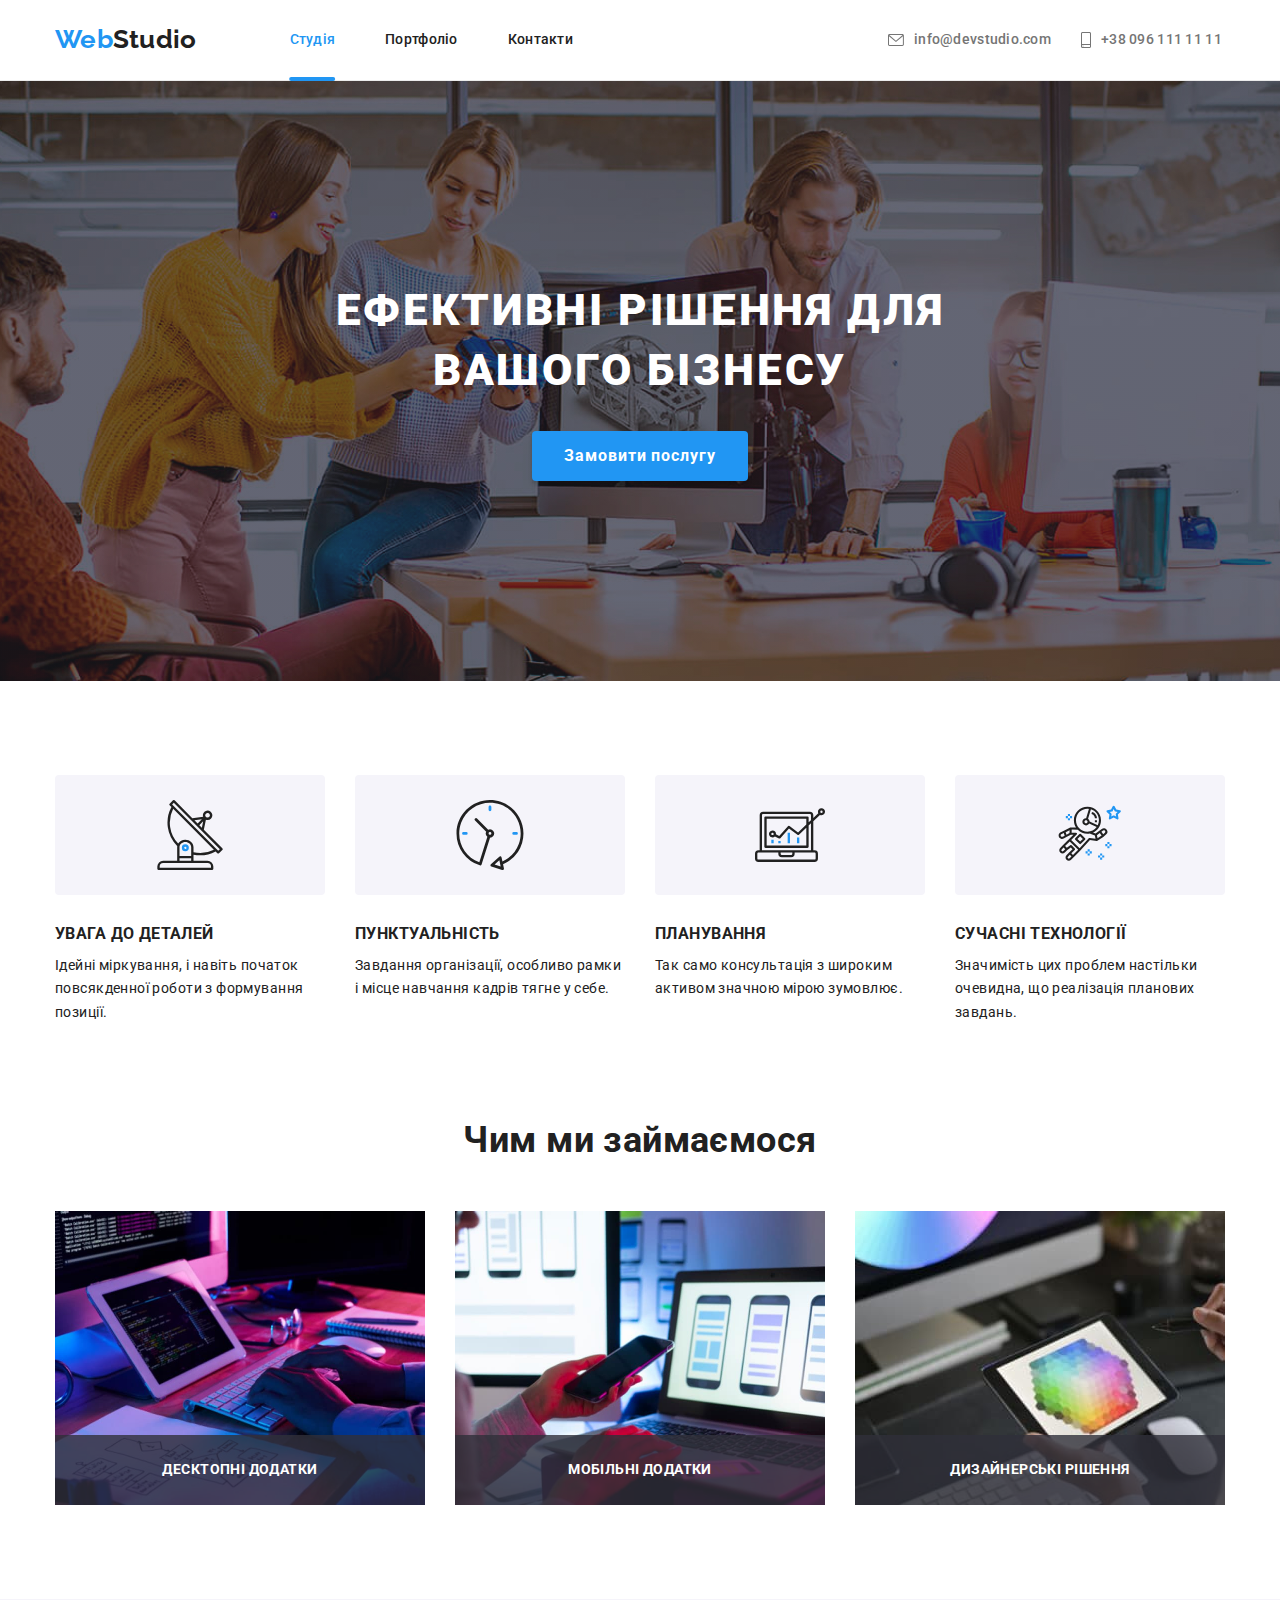
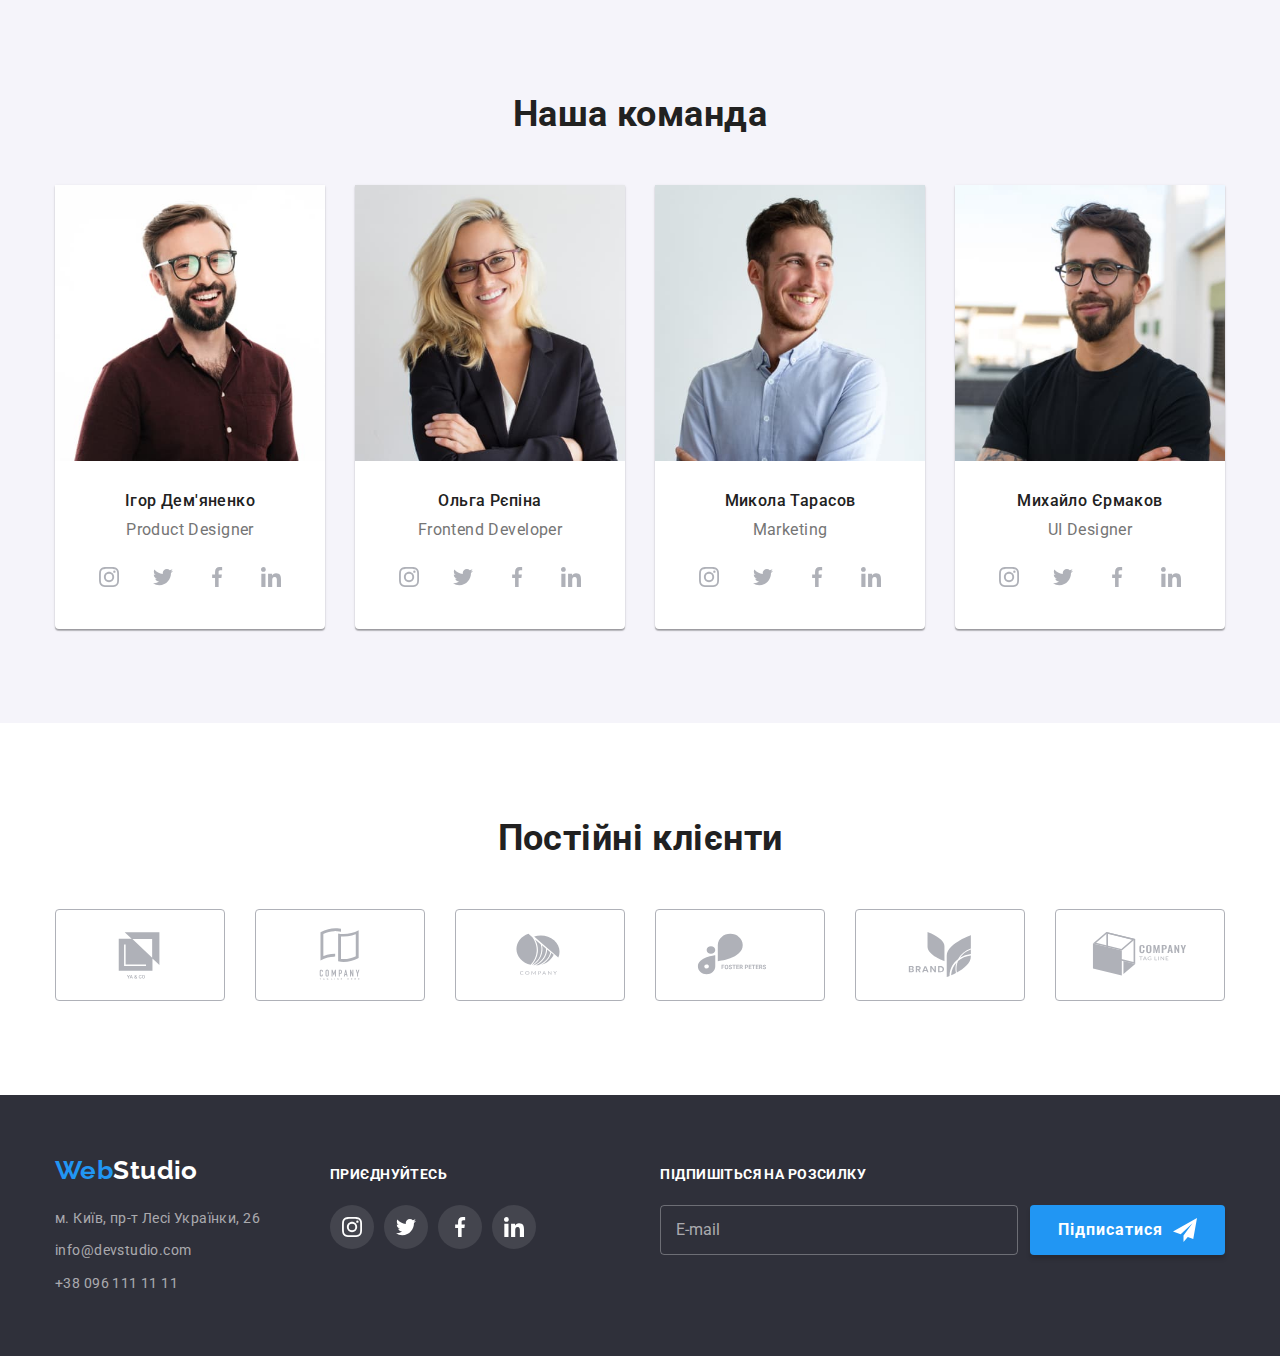
<file: index.html>
<!DOCTYPE html>
<html lang="uk">
  <head>
    <meta charset="UTF-8" />
    <meta http-equiv="X-UA-Compatible" content="IE=edge" />
    <meta name="viewport" content="width=device-width, initial-scale=1.0" />
    <title>WebStudio</title>
    <link
      href="https://fonts.googleapis.com/css2?family=Raleway:wght@700&family=Roboto:wght@400;500;700;900&display=swap"
      rel="stylesheet"
    />
    <link
      rel="stylesheet"
      href="https://cdnjs.cloudflare.com/ajax/libs/modern-normalize/1.1.0/modern-normalize.min.css"
    />
    <link rel="stylesheet" href="./css/main.min.css" />
  </head>
  <body>
    <header class="header">
      <nav class="main-nav container">
        <a href="./index.html" class="header__logo link"
          >Web<span class="header__logo-span">Studio</span></a
        >
        <button
          class="menu-btn js-open-menu"
          type="button"
          aria-expanded="false"
          aria-controls="menu-container"
        >
          <svg class="menu-icons" aria-label="mobile menu switch">
            <use class="icon-menu" href="./images/icons.svg#icon-menu"></use>
          </svg>
        </button>
        <div class="menu-container js-menu-container" id="menu-container">
          <button
            class="menu-btn js-close-menu"
            type="button"
            aria-expanded="false"
            aria-controls="menu-container"
          >
            <svg class="menu-icons" aria-label="mobile menu switch">
              <use
                class="icon-cross"
                href="./images/icons.svg#icon-cross"
              ></use>
            </svg>
          </button>
          <ul class="main-nav__list lists">
            <li class="main-nav__item">
              <a href="./index.html" class="main-nav__link link current"
                >Студія</a
              >
            </li>
            <li class="main-nav__item">
              <a href="./portfolio.html" class="main-nav__link link"
                >Портфоліо</a
              >
            </li>
            <li class="main-nav__item">
              <a href="" class="main-nav__link link">Контакти</a>
            </li>
          </ul>
          <ul class="header__auth-list lists">
            <li class="header__auth-item">
              <a href="mailto:info@devstudio.com" class="header__link link">
                <svg class="header__icon header__mail-icon">
                  <use href="./images/icons.svg#icon-mail-icon"></use>
                </svg>
                info@devstudio.com</a
              >
            </li>
            <li class="header__auth-item">
              <a href="tel:+380961111111" class="header__link link"
                ><svg class="header__icon header__phone-icon">
                  <use href="./images/icons.svg#icon-phone-icon"></use>
                </svg>
                +38 096 111 11 11</a
              >
            </li>
          </ul>
          <ul class="menu__socials lists">
            <li class="menu__socials-item">
              <a class="menu__socials-link link" href="">Instagram</a>
            </li>
            <li class="menu__socials-item">
              <a class="menu__socials-link link" href="">Twitter</a>
            </li>
            <li class="menu__socials-item">
              <a class="menu__socials-link link" href="">Facebook</a>
            </li>
            <li class="menu__socials-item">
              <a class="menu__socials-link link" href="">LinkedIn</a>
            </li>
          </ul>
        </div>
      </nav>
    </header>
    <main>
      <section class="hero">
        <h1 class="hero__title">Ефективні рішення для вашого бізнесу</h1>
        <button type="button" class="hero__btn" data-modal-open>
          Замовити послугу
        </button>
      </section>
      <section class="features section">
        <div class="container">
          <h2 class="visually-hidden">Особливості</h2>
          <ul class="feature__list lists">
            <li class="feature__item">
              <div class="feature__icon-box">
                <svg class="feature__icon">
                  <use href="./images/icons.svg#icon-feature-icon-1"></use>
                </svg>
              </div>
              <h3 class="feature__title">Увага до деталей</h3>
              <p class="feature__desc">
                Ідейні міркування, і навіть початок повсякденної роботи з
                формування позиції.
              </p>
            </li>
            <li class="feature__item">
              <div class="feature__icon-box">
                <svg class="feature__icon">
                  <use href="./images/icons.svg#icon-feature-icon-2"></use>
                </svg>
              </div>
              <h3 class="feature__title">Пунктуальність</h3>
              <p class="feature__desc">
                Завдання організації, особливо рамки і місце навчання кадрів
                тягне у себе.
              </p>
            </li>
            <li class="feature__item">
              <div class="feature__icon-box">
                <svg class="feature__icon">
                  <use href="./images/icons.svg#icon-feature-icon-3"></use>
                </svg>
              </div>
              <h3 class="feature__title">Планування</h3>
              <p class="feature__desc">
                Так само консультація з широким активом значною мірою зумовлює.
              </p>
            </li>
            <li class="feature__item">
              <div class="feature__icon-box">
                <svg class="feature__icon">
                  <use href="./images/icons.svg#icon-feature-icon-4"></use>
                </svg>
              </div>
              <h3 class="feature__title">Сучасні технології</h3>
              <p class="feature__desc">
                Значимість цих проблем настільки очевидна, що реалізація
                планових завдань.
              </p>
            </li>
          </ul>
        </div>
      </section>
      <section class="about section">
        <div class="container">
          <h2 class="about__title">Чим ми займаємося</h2>
          <ul class="about__list lists">
            <li class="about__item">
              <img
                srcset="./images/img-1-2x.jpg 2x"
                src="./images/img-1-1x.jpg"
                alt="Робочий процес"
                width="370"
              />
              <p>Десктопні додатки</p>
            </li>
            <li class="about__item">
              <img
                srcset="./images/img-2-2x.jpg 2x"
                src="./images/img-2-1x.jpg"
                alt="Адаптивна верстка"
                width="370"
              />
              <p>Мобільні додатки</p>
            </li>
            <li class="about__item">
              <img
                srcset="./images/img-3-2x.jpg 2x"
                src="./images/img-3-1x.jpg"
                alt="Схема кольорів"
                width="370"
              />
              <p>Дизайнерські рішення</p>
            </li>
          </ul>
        </div>
      </section>
      <section class="team section">
        <div class="container">
          <h2 class="team__title">Наша команда</h2>
          <ul class="team__list lists">
            <li class="team__worker">
              <picture>
                <source
                  srcset="
                    ./images/team/man1-desk-1x.jpg 1x,
                    ./images/team/man1-desk-2x.jpg 2x
                  "
                  media="(min-width: 1200px)"
                />
              <picture>
                <source
                  srcset="
                    ./images/team/man1-tab-1x.jpg 1x,
                    ./images/team/man1-tab-2x.jpg 2x
                  "
                  media="(min-width: 768px)"
                />
              <picture>
                <source
                  srcset="
                    ./images/team/man1-mb-1x.jpg 1x,
                    ./images/team/man1-mb-2x.jpg 2x
                  "
                  media="(max-width: 767px)"
                />
                <img src="./images/team/man1-mb-1x.jpg" alt="Ігор Дем'яненко"/>
              </picture>
              <div class="worker__info">
                <h3 class="worker__name">Ігор Дем'яненко</h3>
                <p class="worker__position">Product Designer</p>
                <ul class="social__list lists">
                  <li class="social__item">
                    <a href="" class="worker__social__link social__link"
                      ><svg class="social__icon">
                        <use href="./images/icons.svg#icon-inst-icon"></use>
                      </svg>
                    </a>
                  </li>
                  <li class="social__item">
                    <a href="" class="worker__social__link social__link"
                      ><svg class="social__icon">
                        <use href="./images/icons.svg#icon-twitter-icon"></use>
                      </svg>
                    </a>
                  </li>
                  <li class="social__item">
                    <a href="" class="worker__social__link social__link"
                      ><svg class="social__icon">
                        <use href="./images/icons.svg#icon-facebook-icon"></use>
                      </svg>
                    </a>
                  </li>
                  <li class="social__item">
                    <a href="" class="worker__social__link social__link"
                      ><svg class="social__icon">
                        <use href="./images/icons.svg#icon-linkedin-icon"></use>
                      </svg>
                    </a>
                  </li>
                </ul>
              </div>
            </li>
            <li class="team__worker">
              <picture>
                <source
                  srcset="
                    ./images/team/man2-desk-1x.jpg 1x,
                    ./images/team/man2-desk-2x.jpg 2x
                  "
                  media="(min-width: 1200px)"
                />
              <picture>
                <source
                  srcset="
                    ./images/team/man2-tab-1x.jpg 1x,
                    ./images/team/man2-tab-2x.jpg 2x
                  "
                  media="(min-width: 768px)"
                />
              <picture>
                <source
                  srcset="
                    ./images/team/man2-mb-1x.jpg 1x,
                    ./images/team/man2-mb-2x.jpg 2x
                  "
                  media="(max-width: 767px)"
                />
                <img src="./images/team/man2-mb-1x.jpg" alt="Ольга Рєпіна" />
              </picture>

              <div class="worker__info">
                <h3 class="worker__name">Ольга Рєпіна</h3>
                <p class="worker__position">Frontend Developer</p>
                <ul class="social__list lists">
                  <li class="social__item">
                    <a href="" class="worker__social__link social__link"
                      ><svg class="social__icon">
                        <use href="./images/icons.svg#icon-inst-icon"></use>
                      </svg>
                    </a>
                  </li>
                  <li class="social__item">
                    <a href="" class="worker__social__link social__link"
                      ><svg class="social__icon">
                        <use href="./images/icons.svg#icon-twitter-icon"></use>
                      </svg>
                    </a>
                  </li>
                  <li class="social__item">
                    <a href="" class="worker__social__link social__link"
                      ><svg class="social__icon">
                        <use href="./images/icons.svg#icon-facebook-icon"></use>
                      </svg>
                    </a>
                  </li>
                  <li class="social__item">
                    <a href="" class="worker__social__link social__link"
                      ><svg class="social__icon">
                        <use href="./images/icons.svg#icon-linkedin-icon"></use>
                      </svg>
                    </a>
                  </li>
                </ul>
              </div>
            </li>
            <li class="team__worker">
              <picture>
                <source
                  srcset="
                    ./images/team/man3-desk-1x.jpg 1x,
                    ./images/team/man3-desk-2x.jpg 2x
                  "
                  media="(min-width: 1200px)"
                />
              <picture>
                <source
                  srcset="
                    ./images/team/man3-tab-1x.jpg 1x,
                    ./images/team/man3-tab-2x.jpg 2x
                  "
                  media="(min-width: 768px)"
                />
              <picture>
                <source
                  srcset="
                    ./images/team/man3-mb-1x.jpg 1x,
                    ./images/team/man3-mb-2x.jpg 2x
                  "
                  media="(max-width: 767px)"
                />
                <img src="./images/team/man3-mb-1x.jpg" alt="Микола Тарасов"/>
              </picture>
            
              <div class="worker__info">
                <h3 class="worker__name">Микола Тарасов</h3>
                <p class="worker__position">Marketing</p>
                <ul class="social__list lists">
                  <li class="social__item">
                    <a href="" class="worker__social__link social__link"
                      ><svg class="social__icon">
                        <use href="./images/icons.svg#icon-inst-icon"></use>
                      </svg>
                    </a>
                  </li>
                  <li class="social__item">
                    <a href="" class="worker__social__link social__link"
                      ><svg class="social__icon">
                        <use href="./images/icons.svg#icon-twitter-icon"></use>
                      </svg>
                    </a>
                  </li>
                  <li class="social__item">
                    <a href="" class="worker__social__link social__link"
                      ><svg class="social__icon">
                        <use href="./images/icons.svg#icon-facebook-icon"></use>
                      </svg>
                    </a>
                  </li>
                  <li class="social__item">
                    <a href="" class="worker__social__link social__link"
                      ><svg class="social__icon">
                        <use href="./images/icons.svg#icon-linkedin-icon"></use>
                      </svg>
                    </a>
                  </li>
                </ul>
              </div>
            </li>
            <li class="team__worker">
              <picture>
                <source
                  srcset="
                    ./images/team/man4-desk-1x.jpg 1x,
                    ./images/team/man4-desk-2x.jpg 2x
                  "
                  media="(min-width: 1200px)"
                />
              <picture>
                <source
                  srcset="
                    ./images/team/man4-tab-1x.jpg 1x,
                    ./images/team/man4-tab-2x.jpg 2x
                  "
                  media="(min-width: 768px)"
                />
              <picture>
                <source
                  srcset="
                    ./images/team/man4-mb-1x.jpg 1x,
                    ./images/team/man4-mb-2x.jpg 2x
                  "
                  media="(max-width: 767px)"
                />
                <img src="./images/team/man4-mb-1x.jpg" alt="Михайло Єрмаков"/>
              </picture>

              <div class="worker__info">
                <h3 class="worker__name">Михайло Єрмаков</h3>
                <p class="worker__position">UI Designer</p>
                <ul class="social__list lists">
                  <li class="social__item">
                    <a href="" class="worker__social__link social__link"
                      ><svg class="social__icon">
                        <use href="./images/icons.svg#icon-inst-icon"></use>
                      </svg>
                    </a>
                  </li>
                  <li class="social__item">
                    <a href="" class="worker__social__link social__link"
                      ><svg class="social__icon">
                        <use href="./images/icons.svg#icon-twitter-icon"></use>
                      </svg>
                    </a>
                  </li>
                  <li class="social__item">
                    <a href="" class="worker__social__link social__link"
                      ><svg class="social__icon">
                        <use href="./images/icons.svg#icon-facebook-icon"></use>
                      </svg>
                    </a>
                  </li>
                  <li class="social__item">
                    <a href="" class="worker__social__link social__link"
                      ><svg class="social__icon">
                        <use href="./images/icons.svg#icon-linkedin-icon"></use>
                      </svg>
                    </a>
                  </li>
                </ul>
              </div>
            </li>
          </ul>
        </div>
      </section>
      <section class="clients section">
        <div class="container">
          <h2 class="clients__title">Постійні клієнти</h2>
          <ul class="clients__list lists">
            <li class="clients__item">
              <a href="" class="client__link">
                <svg class="client__icon">
                  <use href="./images/icons.svg#icon-client-logo-1"></use>
                </svg>
              </a>
            </li>
            <li class="clients__item">
              <a href="" class="client__link">
                <svg class="client__icon">
                  <use href="./images/icons.svg#icon-client-logo-2"></use>
                </svg>
              </a>
            </li>
            <li class="clients__item">
              <a href="" class="client__link">
                <svg class="client__icon">
                  <use href="./images/icons.svg#icon-client-logo-3"></use>
                </svg>
              </a>
            </li>
            <li class="clients__item">
              <a href="" class="client__link">
                <svg class="client__icon">
                  <use href="./images/icons.svg#icon-client-logo-4"></use>
                </svg>
              </a>
            </li>
            <li class="clients__item">
              <a href="" class="client__link">
                <svg class="client__icon">
                  <use href="./images/icons.svg#icon-client-logo-5"></use>
                </svg>
              </a>
            </li>
            <li class="clients__item">
              <a href="" class="client__link">
                <svg class="client__icon">
                  <use href="./images/icons.svg#icon-client-logo-6"></use>
                </svg>
              </a>
            </li>
          </ul>
        </div>
      </section>
    </main>
    <footer class="footer">
      <div class="footer__wrap container">
        <div class="footer__address-wrap">
          <a href="./index.html" class="footer__logo link"
            >Web<span class="footer__logo-span">Studio</span></a
          >
          <address class="footer__address">
            <ul class="address__list lists">
              <li class="address__item">
                <a
                  href="https://www.google.com.ua/maps/place/%D0%B1%D1%83%D0%BB.+%D0%9B%D0%B5%D1%81%D0%B8+%D0%A3%D0%BA%D1%80%D0%B0%D0%B8%D0%BD%D0%BA%D0%B8,+26,+%D0%9A%D0%B8%D0%B5%D0%B2,+02000/@50.4265807,30.5383858,17z/data=!3m1!4b1!4m5!3m4!1s0x40d4cf0e033ecbe9:0x57a4dffefec77da0!8m2!3d50.4265807!4d30.5383858?hl=ru"
                  target="_blank"
                  rel="noopener noreferrer"
                  class="address__link link"
                  >м. Київ, пр-т Лесі Українки, 26</a
                >
              </li>
              <li class="address__item">
                <a href="mailto:info@devstudio.com" class="address__link link"
                  >info@devstudio.com</a
                >
              </li>
              <li class="address__item">
                <a href="tel:+380961111111" class="address__link link"
                  >+38 096 111 11 11</a
                >
              </li>
            </ul>
          </address>
        </div>
        <div class="footer__socials">
          <b class="social__title">приєднуйтесь</b>
          <ul class="social__list lists">
            <li class="social__item">
              <a href="" class="footer__social__link">
                <svg class="social__icon">
                  <use href="./images/icons.svg#icon-inst-icon"></use>
                </svg>
              </a>
            </li>
            <li class="social__item">
              <a href="" class="footer__social__link">
                <svg class="social__icon">
                  <use href="./images/icons.svg#icon-twitter-icon"></use>
                </svg>
              </a>
            </li>
            <li class="social__item">
              <a href="" class="footer__social__link">
                <svg class="social__icon">
                  <use href="./images/icons.svg#icon-facebook-icon"></use>
                </svg>
              </a>
            </li>
            <li class="social__item">
              <a href="" class="footer__social__link">
                <svg class="social__icon">
                  <use href="./images/icons.svg#icon-linkedin-icon"></use>
                </svg>
              </a>
            </li>
          </ul>
        </div>
        <div class="footer__follow-box">
          <b class="follow__title">Підпишіться на розсилку</b>
          <form class="follow__form">
            <input
              class="follow__input"
              type="email"
              name="email"
              placeholder="E-mail"
            />
            <button class="follow__btn" type="submit">
              Підписатися
              <svg class="follow__icon">
                <use href="./images/icons.svg#icon-send"></use>
              </svg>
            </button>
          </form>
        </div>
      </div>
    </footer>
    <!-- modal -->
    <div class="backdrop is-hidden" data-modal>
      <div class="modal">
        <button class="modal__close-btn" type="button" data-modal-close>
          <svg class="modal__close-icon">
            <use href="./images/icons.svg#icon-close-btn"></use>
          </svg>
        </button>
        <form class="modal__form">
          <p class="modal__title">Залиште свої дані, ми вам передзвонимо</p>
          <label class="form__item">
            <span class="form__label">Ім'я</span>
            <div class="form__field">
              <input class="form__input" type="text" name="user-name" />
              <svg class="form__icon">
                <use href="./images/icons.svg#icon-person"></use>
              </svg>
            </div>
          </label>
          <label class="form__item">
            <span class="form__label">Телефон</span>
            <div class="form__field">
              <input class="form__input" type="tel" name="phone" />
              <svg class="form__icon">
                <use href="./images/icons.svg#icon-phone"></use>
              </svg>
            </div>
          </label>
          <label class="form__item">
            <span class="form__label">Пошта</span>
            <div class="form__field">
              <input class="form__input" type="email" name="email" />
              <svg class="form__icon">
                <use href="./images/icons.svg#icon-email"></use>
              </svg>
            </div>
          </label>
          <label>
            <span class="form__label">Коментар</span>
            <textarea
              class="form__comment"
              name="comment"
              placeholder="Введіть текст"
            ></textarea>
          </label>
          <label class="checkbox__label">
            <input type="checkbox" name="checkbox" class="visually-hidden" />
            <div class="checkbox">
              <svg class="checkbox__icon">
                <use href="./images/icons.svg#icon-checked"></use>
              </svg>
            </div>
            <p class="checkbox__info">
              Погоджуюся з розсилкою та приймаю
              <a href="" class="checkbox__link">Умови договору</a>
            </p>
          </label>
          <button type="submit" class="form__btn">Відправити</button>
        </form>
      </div>
    </div>
    <script src="./js/modal.js"></script>
    <script src="./js/mobile-menu.js"></script>
  </body>
</html>
</file>
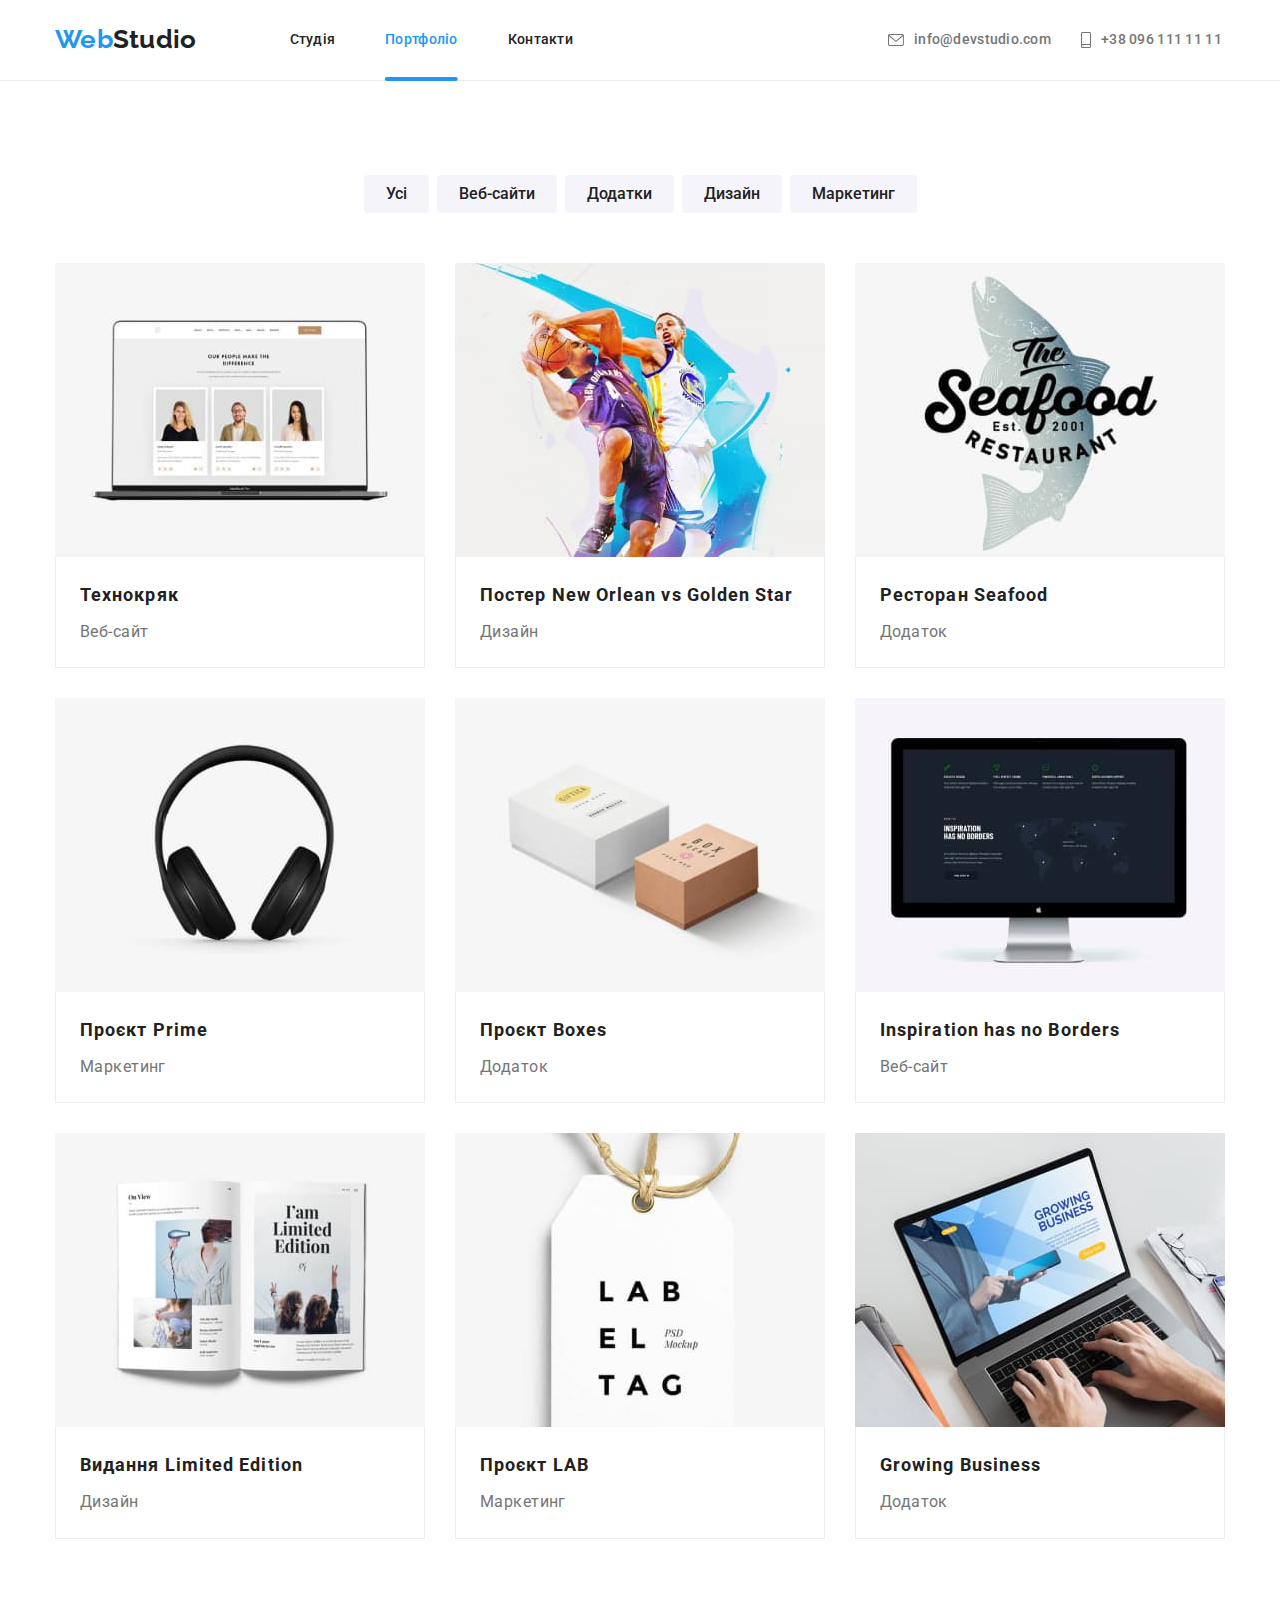
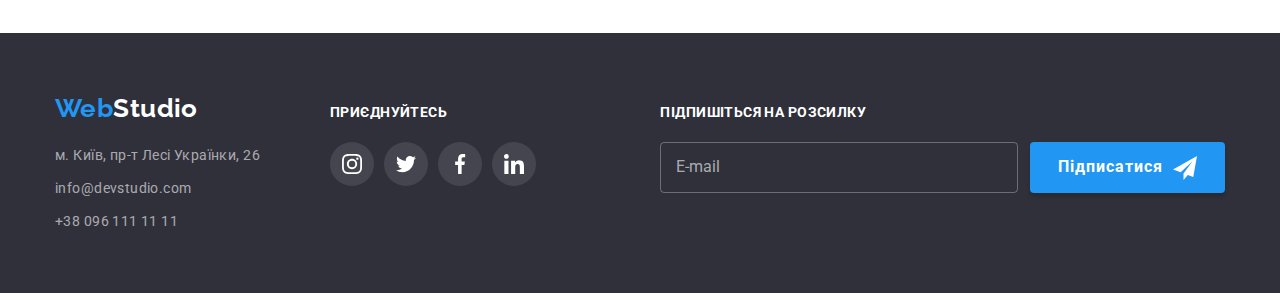
<file: portfolio.html>
<!DOCTYPE html>
<html lang="uk">
  <head>
    <meta charset="UTF-8" />
    <meta http-equiv="X-UA-Compatible" content="IE=edge" />
    <meta name="viewport" content="width=device-width, initial-scale=1.0" />

    <title>Портфоліо</title>
    <link
      href="https://fonts.googleapis.com/css2?family=Raleway:wght@700&family=Roboto:wght@400;500;700;900&display=swap"
      rel="stylesheet"
    />
    <link
      rel="stylesheet"
      href="https://cdnjs.cloudflare.com/ajax/libs/modern-normalize/1.1.0/modern-normalize.min.css"
    />
    <link rel="stylesheet" href="./css/main.min.css" />
  </head>
  <body>
    
    <header class="header">
      <nav class="main-nav container">
        <a href="./index.html" class="header__logo link"
          >Web<span class="header__logo-span">Studio</span></a
        >
        <button
          class="menu-btn js-open-menu"
          type="button"
          aria-expanded="false"
          aria-controls="menu-container"
        >
          <svg class="menu-icons" aria-label="mobile menu switch">
            <use class="icon-menu" href="./images/icons.svg#icon-menu"></use>
          </svg>
        </button>
        <div class="menu-container js-menu-container" id="menu-container">
          <button
            class="menu-btn js-close-menu"
            type="button"
            aria-expanded="false"
            aria-controls="menu-container"
          >
            <svg class="menu-icons" aria-label="mobile menu switch">
              <use
                class="icon-cross"
                href="./images/icons.svg#icon-cross"
              ></use>
            </svg>
          </button>
          <ul class="main-nav__list lists">
            <li class="main-nav__item">
              <a href="./index.html" class="main-nav__link link"
                >Студія</a
              >
            </li>
            <li class="main-nav__item">
              <a href="./portfolio.html" class="main-nav__link link current"
                >Портфоліо</a
              >
            </li>
            <li class="main-nav__item">
              <a href="" class="main-nav__link link">Контакти</a>
            </li>
          </ul>
          <ul class="header__auth-list lists">
            <li class="header__auth-item">
              <a href="mailto:info@devstudio.com" class="header__link link">
                <svg class="header__icon header__mail-icon">
                  <use href="./images/icons.svg#icon-mail-icon"></use>
                </svg>
                info@devstudio.com</a
              >
            </li>
            <li class="header__auth-item">
              <a href="tel:+380961111111" class="header__link link"
                ><svg class="header__icon header__phone-icon">
                  <use href="./images/icons.svg#icon-phone-icon"></use>
                </svg>
                +38 096 111 11 11</a
              >
            </li>
          </ul>
          <ul class="menu__socials lists">
            <li class="menu__socials-item">
              <a class="menu__socials-link link" href="">Instagram</a>
            </li>
            <li class="menu__socials-item">
              <a class="menu__socials-link link" href="">Twitter</a>
            </li>
            <li class="menu__socials-item">
              <a class="menu__socials-link link" href="">Facebook</a>
            </li>
            <li class="menu__socials-item">
              <a class="menu__socials-link link" href="">LinkedIn</a>
            </li>
          </ul>
        </div>
      </nav>
    </header>
    <main>
      <h1 class="visually-hidden">Portfolio</h1>
      <section class="portfolio section container">
        <ul class="portfolio__filter lists">
          <li class="filter__item">
            <button type="button" class="filter__btn">Усі</button>
          </li>
          <li class="filter__item">
            <button type="button" class="filter__btn">Веб-сайти</button>
          </li>
          <li class="filter__item">
            <button type="button" class="filter__btn">Додатки</button>
          </li>
          <li class="filter__item">
            <button type="button" class="filter__btn">Дизайн</button>
          </li>
          <li class="filter__item">
            <button type="button" class="filter__btn">Маркетинг</button>
          </li>
        </ul>
        <ul class="portfolio__card-set lists">
          <li class="card">
            <a href="./index.html" class="card__link link">
              <div class="card__wrap">
                <div class="card__overlay">
                  <p>
                    Ресурс пропонує комплексні пропозиції з різним рівнем
                    функціоналу та сервісів. Все це дозволить відвідувачу
                    отримати вичерпні відомості про компанію чи приватну особу.
                  </p>
                </div>
                <picture>
                  <source
                    srcset="
                    ./images/portfolio/img-1.jpg 1x,
                    ./images/portfolio/img-1-2x.jpg 2x
                    "
                    media="(min-width: 1200px)"
                  />
                <picture>
                  <source
                    srcset="
                    ./images/portfolio/img-mb-1-1x.jpg 1x,
                    ./images/portfolio/img-mb-1-2x.jpg 2x
                    "
                    media="(min-width: 768px)"
                  />
                <picture>
                  <source
                    srcset="
                    ./images/portfolio/img-tab-1-1x-min.jpg 1x,
                    ./images/portfolio/img-tab-1-2x-min.jpg  2x
                    "
                    media="(max-width: 767px)"
                  />
                  <img
                  src="./images/portfolio/img-1.jpg"
                  alt="Веб-сайт 'Технокряк'"
                  class="card__img"
                />
                </picture>
               
              </div>
              <div class="card__info">
                <h2 class="card__title">Технокряк</h2>
                <p class="card__desc">Веб-сайт</p>
              </div></a
            >
          </li>
          <li class="card">
            <a href="" class="card__link link">
              <div class="card__wrap">
                <div class="card__overlay">
                  <p>
                    Ресурс пропонує комплексні пропозиції з різним рівнем
                    функціоналу та сервісів. Все це дозволить відвідувачу
                    отримати вичерпні відомості про компанію чи приватну особу.
                  </p>
                </div>
                <picture>
                  <source
                    srcset="
                    ./images/portfolio/img-2.jpg 1x,
                    ./images/portfolio/img-2-2x.jpg 2x
                    "
                    media="(min-width: 1200px)"
                  />
                <picture>
                  <source
                    srcset="
                    ./images/portfolio/img-mb-2-1x.jpg 1x,
                    ./images/portfolio/img-mb-2-2x.jpg 2x
                    "
                    media="(min-width: 768px)"
                  />
                <picture>
                  <source
                    srcset="
                    ./images/portfolio/img-tab-2-1x-min.jpg 1x,
                    ./images/portfolio/img-tab-2-2x-min.jpg  2x
                    "
                    media="(max-width: 767px)"
                  />
                <img
                  src="./images/portfolio/img-2.jpg"
                  alt="Дизайн 'Постер New Orlean vs Golden Star'"
                  class="card__img"
                />
              </picture>
              </div>
              <div class="card__info">
                <h2 class="card__title">Постер New Orlean vs Golden Star</h2>
                <p class="card__desc">Дизайн</p>
              </div></a
            >
          </li>
          <li class="card">
            <a href="" class="card__link link">
              <div class="card__wrap">
                <div class="card__overlay">
                  <p>
                    Ресурс пропонує комплексні пропозиції з різним рівнем
                    функціоналу та сервісів. Все це дозволить відвідувачу
                    отримати вичерпні відомості про компанію чи приватну особу.
                  </p>
                </div>
                <picture>
                  <source
                    srcset="
                    ./images/portfolio/img-3.jpg 1x,
                    ./images/portfolio/img-3-2x.jpg 2x
                    "
                    media="(min-width: 1200px)"
                  />
                <picture>
                  <source
                    srcset="
                    ./images/portfolio/img-mb-3-1x.jpg 1x,
                    ./images/portfolio/img-mb-3-2x.jpg 2x
                    "
                    media="(min-width: 768px)"
                  />
                <picture>
                  <source
                    srcset="
                    ./images/portfolio/img-tab-3-1x-min.jpg 1x,
                    ./images/portfolio/img-tab-3-2x-min.jpg  2x
                    "
                    media="(max-width: 767px)"
                  />
                <img
                  src="./images/portfolio/img-3.jpg"
                  alt="Додаток 'Ресторан Seafood'"
                  class="card__img"
                />
                </picture>
              </div>
              <div class="card__info">
                <h2 class="card__title">Ресторан Seafood</h2>
                <p class="card__desc">Додаток</p>
              </div></a
            >
          </li>
          <li class="card">
            <a href="" class="card__link link">
              <div class="card__wrap">
                <div class="card__overlay">
                  <p>
                    Ресурс пропонує комплексні пропозиції з різним рівнем
                    функціоналу та сервісів. Все це дозволить відвідувачу
                    отримати вичерпні відомості про компанію чи приватну особу.
                  </p>
                </div>
                <picture>
                  <source
                    srcset="
                    ./images/portfolio/img-4.jpg 1x,
                    ./images/portfolio/img-4-2x.jpg 2x
                    "
                    media="(min-width: 1200px)"
                  />
                <picture>
                  <source
                    srcset="
                    ./images/portfolio/img-mb-4-1x.jpg 1x,
                    ./images/portfolio/img-mb-4-2x.jpg 2x
                    "
                    media="(min-width: 768px)"
                  />
                <picture>
                  <source
                    srcset="
                    ./images/portfolio/img-tab-4-1x-min.jpg 1x,
                    ./images/portfolio/img-tab-4-2x-min.jpg  2x
                    "
                    media="(max-width: 767px)"
                  />
                <img
                  src="./images/portfolio/img-4.jpg"
                  alt="Маркетинг 'Проєкт Prime'"
                  class="card__img"
                />
              </picture>
              </div>
              <div class="card__info">
                <h2 class="card__title">Проєкт Prime</h2>
                <p class="card__desc">Маркетинг</p>
              </div></a
            >
          </li>
          <li class="card">
            <a href="" class="card__link link">
              <div class="card__wrap">
                <div class="card__overlay">
                  <p>
                    Ресурс пропонує комплексні пропозиції з різним рівнем
                    функціоналу та сервісів. Все це дозволить відвідувачу
                    отримати вичерпні відомості про компанію чи приватну особу.
                  </p>
                </div>
                <picture>
                  <source
                    srcset="
                    ./images/portfolio/img-5.jpg 1x,
                    ./images/portfolio/img-5-2x.jpg 2x
                    "
                    media="(min-width: 1200px)"
                  />
                <picture>
                  <source
                    srcset="
                    ./images/portfolio/img-mb-5-1x.jpg 1x,
                    ./images/portfolio/img-mb-5-2x.jpg 2x
                    "
                    media="(min-width: 768px)"
                  />
                <picture>
                  <source
                    srcset="
                    ./images/portfolio/img-tab-5-1x-min.jpg 1x,
                    ./images/portfolio/img-tab-5-2x-min.jpg  2x
                    "
                    media="(max-width: 767px)"
                  />
                <img
                  src="./images/portfolio/img-5.jpg"
                  alt="Додаток 'Проєкт Boxes'"
                  class="card__img"
                />
                </picture>
              </div>
              <div class="card__info">
                <h2 class="card__title">Проєкт Boxes</h2>
                <p class="card__desc">Додаток</p>
              </div></a
            >
          </li>
          <li class="card">
            <a href="" class="card__link link">
              <div class="card__wrap">
                <div class="card__overlay">
                  <p>
                    Ресурс пропонує комплексні пропозиції з різним рівнем
                    функціоналу та сервісів. Все це дозволить відвідувачу
                    отримати вичерпні відомості про компанію чи приватну особу.
                  </p>
                </div>
                <picture>
                  <source
                    srcset="
                    ./images/portfolio/img-6.jpg 1x,
                    ./images/portfolio/img-6-2x.jpg 2x
                    "
                    media="(min-width: 1200px)"
                  />
                <picture>
                  <source
                    srcset="
                    ./images/portfolio/img-mb-6-1x.jpg 1x,
                    ./images/portfolio/img-mb-6-2x.jpg 2x
                    "
                    media="(min-width: 768px)"
                  />
                <picture>
                  <source
                    srcset="
                    ./images/portfolio/img-tab-6-1x-min.jpg 1x,
                    ./images/portfolio/img-tab-6-2x-min.jpg  2x
                    "
                    media="(max-width: 767px)"
                  />
                <img
                  src="./images/portfolio/img-6.jpg"
                  alt="Веб-сайт 'Inspiration has no Borders'"
                  class="card__img"
                />
                </picture>
              </div>
              <div class="card__info">
                <h2 class="card__title">Inspiration has no Borders</h2>
                <p class="card__desc">Веб-сайт</p>
              </div></a
            >
          </li>
          <li class="card">
            <a href="" class="card__link link">
              <div class="card__wrap">
                <div class="card__overlay">
                  <p>
                    Ресурс пропонує комплексні пропозиції з різним рівнем
                    функціоналу та сервісів. Все це дозволить відвідувачу
                    отримати вичерпні відомості про компанію чи приватну особу.
                  </p>
                </div>
                <picture>
                  <source
                    srcset="
                    ./images/portfolio/img-7.jpg 1x,
                    ./images/portfolio/img-7-2x.jpg 2x
                    "
                    media="(min-width: 1200px)"
                  />
                <picture>
                  <source
                    srcset="
                    ./images/portfolio/img-mb-7-1x.jpg 1x,
                    ./images/portfolio/img-mb-7-2x.jpg 2x
                    "
                    media="(min-width: 768px)"
                  />
                <picture>
                  <source
                    srcset="
                    ./images/portfolio/img-tab-7-1x-min.jpg 1x,
                    ./images/portfolio/img-tab-7-2x-min.jpg  2x
                    "
                    media="(max-width: 767px)"
                  />
                <img
                  src="./images/portfolio/img-7.jpg"
                  alt="Дизайн 'Видання Limited Edition'"
                  class="card__img"
                />
                </picture>
              </div>
              <div class="card__info">
                <h2 class="card__title">Видання Limited Edition</h2>
                <p class="card__desc">Дизайн</p>
              </div></a
            >
          </li>
          <li class="card">
            <a href="" class="card__link link">
              <div class="card__wrap">
                <div class="card__overlay">
                  <p>
                    Ресурс пропонує комплексні пропозиції з різним рівнем
                    функціоналу та сервісів. Все це дозволить відвідувачу
                    отримати вичерпні відомості про компанію чи приватну особу.
                  </p>
                </div>
                <picture>
                  <source
                    srcset="
                    ./images/portfolio/img-8.jpg 1x,
                    ./images/portfolio/img-8-2x.jpg 2x
                    "
                    media="(min-width: 1200px)"
                  />
                <picture>
                  <source
                    srcset="
                    ./images/portfolio/img-mb-8-1x.jpg 1x,
                    ./images/portfolio/img-mb-8-2x.jpg 2x
                    "
                    media="(min-width: 768px)"
                  />
                <picture>
                  <source
                    srcset="
                    ./images/portfolio/img-tab-8-1x-min.jpg 1x,
                    ./images/portfolio/img-tab-8-2x-min.jpg  2x
                    "
                    media="(max-width: 767px)"
                  />
                <img
                  src="./images/portfolio/img-8.jpg"
                  alt="Маркетинг 'Проєкт LAB'"
                  class="card__img"
                />
                </picture>
              </div>
              <div class="card__info">
                <h2 class="card__title">Проєкт LAB</h2>
                <p class="card__desc">Маркетинг</p>
              </div></a
            >
          </li>
          <li class="card">
            <a href="" class="card__link link">
              <div class="card__wrap">
                <div class="card__overlay">
                  <p>
                    Ресурс пропонує комплексні пропозиції з різним рівнем
                    функціоналу та сервісів. Все це дозволить відвідувачу
                    отримати вичерпні відомості про компанію чи приватну особу.
                  </p>
                </div>
                <picture>
                  <source
                    srcset="
                    ./images/portfolio/img-9.jpg 1x,
                    ./images/portfolio/img-9-2x.jpg 2x
                    "
                    media="(min-width: 1200px)"
                  />
                <picture>
                  <source
                    srcset="
                    ./images/portfolio/img-mb-9-1x.jpg 1x,
                    ./images/portfolio/img-mb-9-2x.jpg 2x
                    "
                    media="(min-width: 768px)"
                  />
                <picture>
                  <source
                    srcset="
                    ./images/portfolio/img-tab-9-1x-min.jpg 1x,
                    ./images/portfolio/img-tab-9-2x-min.jpg  2x
                    "
                    media="(max-width: 767px)"
                  />
                <img
                  src="./images/portfolio/img-9.jpg"
                  alt="Додаток 'Growing Business'"
                  class="card__img"
                />
                </picture>
              </div>
              <div class="card__info">
                <h2 class="card__title">Growing Business</h2>
                <p class="card__desc">Додаток</p>
              </div></a
            >
          </li>
        </ul>
      </section>
    </main>
    <footer class="footer">
      <div class="footer__wrap container">
        <div class="footer__address-wrap">
          <a href="./index.html" class="footer__logo link"
            >Web<span class="footer__logo-span">Studio</span></a
          >
          <address class="footer__address">
            <ul class="address__list lists">
              <li class="address__item">
                <a
                  href="https://www.google.com.ua/maps/place/%D0%B1%D1%83%D0%BB.+%D0%9B%D0%B5%D1%81%D0%B8+%D0%A3%D0%BA%D1%80%D0%B0%D0%B8%D0%BD%D0%BA%D0%B8,+26,+%D0%9A%D0%B8%D0%B5%D0%B2,+02000/@50.4265807,30.5383858,17z/data=!3m1!4b1!4m5!3m4!1s0x40d4cf0e033ecbe9:0x57a4dffefec77da0!8m2!3d50.4265807!4d30.5383858?hl=ru"
                  target="_blank"
                  rel="noopener noreferrer"
                  class="address__link link"
                  >м. Київ, пр-т Лесі Українки, 26</a
                >
              </li>
              <li class="address__item">
                <a href="mailto:info@devstudio.com" class="address__link link"
                  >info@devstudio.com</a
                >
              </li>
              <li class="address__item">
                <a href="tel:+380961111111" class="address__link link"
                  >+38 096 111 11 11</a
                >
              </li>
            </ul>
          </address>
        </div>
        <div class="footer__socials">
          <b class="social__title">приєднуйтесь</b>
          <ul class="social__list lists">
            <li class="social__item">
              <a href="" class="footer__social__link">
                <svg class="social__icon">
                  <use href="./images/icons.svg#icon-inst-icon"></use>
                </svg>
              </a>
            </li>
            <li class="social__item">
              <a href="" class="footer__social__link">
                <svg class="social__icon">
                  <use href="./images/icons.svg#icon-twitter-icon"></use>
                </svg>
              </a>
            </li>
            <li class="social__item">
              <a href="" class="footer__social__link">
                <svg class="social__icon">
                  <use href="./images/icons.svg#icon-facebook-icon"></use>
                </svg>
              </a>
            </li>
            <li class="social__item">
              <a href="" class="footer__social__link">
                <svg class="social__icon">
                  <use href="./images/icons.svg#icon-linkedin-icon"></use>
                </svg>
              </a>
            </li>
          </ul>
        </div>
        <div class="footer__follow-box">
          <b class="follow__title">Підпишіться на розсилку</b>
          <form class="follow__form">
            <input
              class="follow__input"
              type="email"
              name="email"
              placeholder="E-mail"
            />
            <button class="follow__btn" type="submit">
              Підписатися
              <svg class="follow__icon">
                <use href="./images/icons.svg#icon-send"></use>
              </svg>
            </button>
          </form>
        </div>
      </div>
    </footer>
    <script src="./js/modal.js"></script>
    <script src="./js/mobile-menu.js"></script>
  </body>
</html>
</file>
<file: css/main.min.css>
h1,h2,h3,h4,h5,h6,p{margin:0}body{background:#fff;font-family:"Roboto",sans-serif;letter-spacing:.03em;line-height:1.7;font-size:14px;color:#212121}.visually-hidden{position:absolute;white-space:nowrap;width:1px;height:1px;overflow:hidden;border:0;padding:0;clip:rect(0 0 0 0);-webkit-clip-path:inset(50%);clip-path:inset(50%);margin:-1px}.container{margin-left:auto;margin-right:auto;padding-left:15px;padding-right:15px}@media screen and (min-width: 480px){.container{width:480px}}@media screen and (min-width: 768px){.container{width:768px}}@media screen and (min-width: 1200px){.container{width:1200px}}img{display:block;max-width:100%;height:auto}.section{padding-top:60px;padding-bottom:60px}@media screen and (min-width: 1200px){.section{padding-top:94px;padding-bottom:94px}}.lists{margin:0;padding:0;list-style:none}.link{text-decoration:none}.no-scroll{overflow:hidden}.footer__logo,.header__logo{font-family:"Raleway",sans-serif;color:#2196f3;font-weight:700;font-size:24px;line-height:1.2}@media screen and (min-width: 1200px){.footer__logo,.header__logo{font-size:26px}}.follow__btn,.form__btn,.hero__btn{margin:0 auto;display:-webkit-box;display:-ms-flexbox;display:flex;-webkit-box-pack:center;-ms-flex-pack:center;justify-content:center;-webkit-box-align:center;-ms-flex-align:center;align-items:center;font-family:inherit;font-size:16px;font-weight:700;line-height:1.9;letter-spacing:.06em;border:none;border-radius:4px;color:#fff;background-color:#2196f3;-webkit-box-shadow:0px 4px 4px rgba(0,0,0,.15);box-shadow:0px 4px 4px rgba(0,0,0,.15);-webkit-transition:background-color 250ms cubic-bezier(0.4, 0, 0.2, 1);transition:background-color 250ms cubic-bezier(0.4, 0, 0.2, 1);cursor:pointer}.follow__btn:hover,.form__btn:hover,.hero__btn:hover,.follow__btn:focus,.form__btn:focus,.hero__btn:focus{background-color:#188ce8}.filter__btn{padding:6px 22px;background-color:#f5f4fa;color:#212121;font-family:inherit;font-size:16px;font-weight:500;line-height:1.6;cursor:pointer;border:none;border-radius:4px;-webkit-box-shadow:none;box-shadow:none;-webkit-transition:background-color 250ms cubic-bezier(0.4, 0, 0.2, 1),color 250ms cubic-bezier(0.4, 0, 0.2, 1),-webkit-box-shadow 250ms cubic-bezier(0.4, 0, 0.2, 1);transition:background-color 250ms cubic-bezier(0.4, 0, 0.2, 1),color 250ms cubic-bezier(0.4, 0, 0.2, 1),-webkit-box-shadow 250ms cubic-bezier(0.4, 0, 0.2, 1);transition:background-color 250ms cubic-bezier(0.4, 0, 0.2, 1),color 250ms cubic-bezier(0.4, 0, 0.2, 1),box-shadow 250ms cubic-bezier(0.4, 0, 0.2, 1);transition:background-color 250ms cubic-bezier(0.4, 0, 0.2, 1),color 250ms cubic-bezier(0.4, 0, 0.2, 1),box-shadow 250ms cubic-bezier(0.4, 0, 0.2, 1),-webkit-box-shadow 250ms cubic-bezier(0.4, 0, 0.2, 1)}.filter__btn:hover,.filter__btn:focus{background-color:#2196f3;color:#fff;-webkit-box-shadow:0px 3px 1px rgba(0,0,0,.1),0px 1px 2px rgba(0,0,0,.08),0px 2px 2px rgba(0,0,0,.12);box-shadow:0px 3px 1px rgba(0,0,0,.1),0px 1px 2px rgba(0,0,0,.08),0px 2px 2px rgba(0,0,0,.12)}.menu-btn{display:none;margin-left:auto;background-color:rgba(0,0,0,0);padding:0;border:none;color:#212121}.menu-btn:hover,.menu-btn:focus{color:#2196f3}.menu-icons{width:40px;height:40px;fill:currentColor}.menu-container .menu-btn{position:absolute;top:10px;right:15px}.header{font-weight:500;line-height:1.14;letter-spacing:.02em;border-bottom:1px solid #ececec}.header__logo-span{color:#212121}.main-nav{display:-webkit-box;display:-ms-flexbox;display:flex;-webkit-box-align:center;-ms-flex-align:center;align-items:center}@media screen and (max-width: 767px){.main-nav{padding-top:10px;padding-bottom:10px}}.menu-btn{display:none;margin-left:auto;background-color:rgba(0,0,0,0);padding:0;border:none;color:#212121}.menu-btn:hover,.menu-btn:focus{color:#2196f3}@media screen and (max-width: 767px){.menu-btn{display:block}}.menu-icons{width:40px;height:40px;fill:currentColor}.menu-container .menu-btn{position:absolute;top:10px;right:15px}.menu-container{display:-webkit-box;display:-ms-flexbox;display:flex;-webkit-box-align:center;-ms-flex-align:center;align-items:center;z-index:3}@media screen and (max-width: 767px){.menu-container{position:absolute;top:0;left:0;width:100%;height:100%;background-color:#fff;padding:48px 15px 48px 40px;display:none}.menu-container.is-open{display:block}}@media screen and (min-width: 768px){.main-nav__list{display:-webkit-box;display:-ms-flexbox;display:flex;margin-left:87px}}@media screen and (min-width: 1200px){.main-nav__list{margin-left:93px}}.main-nav__item:not(:last-child){margin-bottom:32px}@media screen and (min-width: 768px){.main-nav__item{position:relative}.main-nav__item:not(:last-child){margin-right:50px;margin-bottom:0}}.main-nav__link{display:block;color:#212121;-webkit-transition:color 250ms cubic-bezier(0.4, 0, 0.2, 1);transition:color 250ms cubic-bezier(0.4, 0, 0.2, 1)}@media screen and (max-width: 767px){.main-nav__link{font-size:40px}}@media screen and (min-width: 768px){.main-nav__link{padding:32px 0}}.main-nav__link:focus,.main-nav__link:hover{color:#2196f3}.current{color:#2196f3}.current::after{position:absolute;bottom:-1px;left:50%;-webkit-transform:translate(-50%);transform:translate(-50%);content:"";display:block;width:100%;height:4px;border-radius:2px;background-color:#2196f3}@media screen and (max-width: 767px){.current{color:currentColor}}.header__auth-list{display:-webkit-box;display:-ms-flexbox;display:flex}@media screen and (max-width: 767px){.header__auth-list{-webkit-box-orient:vertical;-webkit-box-direction:reverse;-ms-flex-direction:column-reverse;flex-direction:column-reverse;margin-bottom:64px;position:absolute;bottom:134px}}@media screen and (min-width: 768px){.header__auth-list{-webkit-box-orient:vertical;-webkit-box-direction:normal;-ms-flex-direction:column;flex-direction:column;margin-left:90px}}@media screen and (min-width: 1200px){.header__auth-list{-webkit-box-orient:horizontal;-webkit-box-direction:normal;-ms-flex-direction:row;flex-direction:row;margin-left:315px}}.header__icon{margin-right:10px;fill:currentColor}@media screen and (max-width: 767px){.header__icon{display:none}}.header__phone-icon{width:10px;height:16px}.header__mail-icon{width:16px;height:12px}.header__auth-item .header__link{color:#757575}@media screen and (max-width: 767px){.header__auth-item .header__link{font-size:24px;line-height:1.17}}@media screen and (max-width: 767px){.header__auth-item+.header__auth-item{margin-bottom:32px}.header__auth-item+.header__auth-item .header__link{font-size:34px;color:#2196f3}}@media screen and (min-width: 768px){.header__auth-item+.header__auth-item{margin-top:10px}}@media screen and (min-width: 1200px){.header__auth-item+.header__auth-item{margin-top:0;margin-left:30px}}.header__link{color:#757575}@media screen and (min-width: 768px){.header__link{display:-webkit-inline-box;display:-ms-inline-flexbox;display:inline-flex;-webkit-box-align:center;-ms-flex-align:center;align-items:center;-webkit-transition:color 250ms cubic-bezier(0.4, 0, 0.2, 1);transition:color 250ms cubic-bezier(0.4, 0, 0.2, 1)}.header__link:hover,.header__link:focus{color:#2196f3}}@media screen and (min-width: 1200px){.header__link{padding:32px 0}}.menu__socials{position:absolute;bottom:48px;display:-webkit-box;display:-ms-flexbox;display:flex;-ms-flex-wrap:wrap;flex-wrap:wrap;margin-bottom:-10px;-webkit-box-align:center;-ms-flex-align:center;align-items:center}@media screen and (min-width: 768px){.menu__socials{display:none}}.menu__socials-item{display:-webkit-box;display:-ms-flexbox;display:flex;-webkit-box-align:center;-ms-flex-align:center;align-items:center;margin-bottom:10px}.menu__socials-item:not(:last-child)::after{display:inline-block;content:"";height:22px;width:1px;background-color:rgba(33,33,33,.2);margin:0 10px}.menu__socials-link{font-size:18px;line-height:1.2;color:#2196f3}.hero{max-width:1600px;height:400px;background-image:-webkit-gradient(linear, left top, left bottom, from(rgba(47, 48, 58, 0.4)), to(rgba(47, 48, 58, 0.4))),url(../images/bg-img-mobile.jpg);background-image:linear-gradient(rgba(47, 48, 58, 0.4), rgba(47, 48, 58, 0.4)),url(../images/bg-img-mobile.jpg);background-color:#c4c4c4;background-repeat:no-repeat;background-size:cover;background-position:center;margin:0 auto;padding:118px 0}@media(min-device-pixel-ratio: 2),(-webkit-min-device-pixel-ratio: 2),(min-resolution: 192dpi),(min-resolution: 2dppx){.hero{background-image:-webkit-gradient(linear, left top, left bottom, from(rgba(47, 48, 58, 0.4)), to(rgba(47, 48, 58, 0.4))),url(../images/bg-img-mobile2x.jpg);background-image:linear-gradient(rgba(47, 48, 58, 0.4), rgba(47, 48, 58, 0.4)),url(../images/bg-img-mobile2x.jpg)}}@media screen and (min-width: 768px){.hero{background-image:-webkit-gradient(linear, left top, left bottom, from(rgba(47, 48, 58, 0.4)), to(rgba(47, 48, 58, 0.4))),url(../images/bg-img-tablet.jpg);background-image:linear-gradient(rgba(47, 48, 58, 0.4), rgba(47, 48, 58, 0.4)),url(../images/bg-img-tablet.jpg)}}@media screen and (min-width: 768px)and (min-device-pixel-ratio: 2),screen and (min-width: 768px)and (-webkit-min-device-pixel-ratio: 2),screen and (min-width: 768px)and (min-resolution: 192dpi),screen and (min-width: 768px)and (min-resolution: 2dppx){.hero{background-image:-webkit-gradient(linear, left top, left bottom, from(rgba(47, 48, 58, 0.4)), to(rgba(47, 48, 58, 0.4))),url(../images/bg-img-tablet2x.jpg);background-image:linear-gradient(rgba(47, 48, 58, 0.4), rgba(47, 48, 58, 0.4)),url(../images/bg-img-tablet2x.jpg)}}@media screen and (min-width: 1200px){.hero{background-image:-webkit-gradient(linear, left top, left bottom, from(rgba(47, 48, 58, 0.4)), to(rgba(47, 48, 58, 0.4))),url(../images/bg-img.jpg);background-image:linear-gradient(rgba(47, 48, 58, 0.4), rgba(47, 48, 58, 0.4)),url(../images/bg-img.jpg)}}@media screen and (min-width: 1200px)and (min-device-pixel-ratio: 2),screen and (min-width: 1200px)and (-webkit-min-device-pixel-ratio: 2),screen and (min-width: 1200px)and (min-resolution: 192dpi),screen and (min-width: 1200px)and (min-resolution: 2dppx){.hero{background-image:-webkit-gradient(linear, left top, left bottom, from(rgba(47, 48, 58, 0.4)), to(rgba(47, 48, 58, 0.4))),url(../images/bg-img2x.jpg);background-image:linear-gradient(rgba(47, 48, 58, 0.4), rgba(47, 48, 58, 0.4)),url(../images/bg-img2x.jpg)}}@media screen and (min-width: 1200px){.hero{height:600px;padding:200px 0}}.hero__title{margin:0 auto;margin-bottom:30px;font-weight:900;font-size:26px;line-height:1.61;text-align:center;letter-spacing:.06em;text-transform:uppercase;max-width:696px;color:#fff}@media screen and (max-width: 1199px){.hero__title{max-width:360px}}@media screen and (min-width: 1200px){.hero__title{line-height:1.36;font-size:44px}}.hero__btn{padding:10px 24px}@media screen and (min-width: 1200px){.hero__btn{padding:10px 32px}}.clients__title,.team__title,.about__title{margin-bottom:30px;font-size:28px;line-height:1.18;text-align:center}@media screen and (min-width: 1200px){.clients__title,.team__title,.about__title{font-size:36px;line-height:1.17;margin-bottom:50px}}.features{padding-top:60px;padding-bottom:60px}@media screen and (min-width: 1200px){.features{padding-top:94px;padding-bottom:47px}}.feature__title{line-height:1.14;text-transform:uppercase;margin-bottom:10px}@media screen and (max-width: 767px){.feature__title{text-align:center}}.feature__list{margin:-15px;display:-webkit-box;display:-ms-flexbox;display:flex}@media screen and (max-width: 767px){.feature__list{-webkit-box-orient:vertical;-webkit-box-direction:normal;-ms-flex-direction:column;flex-direction:column}}@media screen and (min-width: 768px){.feature__list{-ms-flex-wrap:wrap;flex-wrap:wrap}}.feature__item{margin:15px}@media screen and (min-width: 768px){.feature__item{-ms-flex-preferred-size:calc((100% - 60px)/2);flex-basis:calc((100% - 60px)/2)}}@media screen and (min-width: 1200px){.feature__item{-ms-flex-preferred-size:calc((100% - 120px)/4);flex-basis:calc((100% - 120px)/4)}}.feature__icon-box{display:-webkit-box;display:-ms-flexbox;display:flex;margin-bottom:30px;-webkit-box-align:center;-ms-flex-align:center;align-items:center;-webkit-box-pack:center;-ms-flex-pack:center;justify-content:center;height:120px;border-radius:4px;background-color:#f5f4fa}.feature__icon{height:70px;width:70px}.feat___desc{color:#757575}.about{padding-top:47px;display:none}@media screen and (min-width: 1200px){.about{display:block}}.about__list{display:-webkit-box;display:-ms-flexbox;display:flex}.about__list>li:not(:last-child){margin-right:30px}.about__item{position:relative}.about__item p{position:absolute;bottom:0;font-weight:700;width:100%;padding:27px 0;line-height:1.14;text-transform:uppercase;color:#fff;background:rgba(47,48,58,.8);text-align:center}.social__list{display:-webkit-box;display:-ms-flexbox;display:flex;-webkit-box-pack:center;-ms-flex-pack:center;justify-content:center}.social__item:not(:last-child){margin-right:10px}.footer__social__link,.worker__social__link{display:-webkit-box;display:-ms-flexbox;display:flex;-webkit-box-pack:center;-ms-flex-pack:center;justify-content:center;-webkit-box-align:center;-ms-flex-align:center;align-items:center;height:44px;width:44px;border-radius:50%;-webkit-transition:color 250ms cubic-bezier(0.4, 0, 0.2, 1),background-color 250ms cubic-bezier(0.4, 0, 0.2, 1);transition:color 250ms cubic-bezier(0.4, 0, 0.2, 1),background-color 250ms cubic-bezier(0.4, 0, 0.2, 1)}.footer__social__link:hover,.worker__social__link:hover,.footer__social__link:focus,.worker__social__link:focus{background-color:#2196f3;color:#fff}.social__icon{width:20px;height:20px;fill:currentColor}.team{background:#f5f4fa}.team__list{margin:-15px;display:-webkit-box;display:-ms-flexbox;display:flex}@media screen and (max-width: 767px){.team__list{-webkit-box-orient:vertical;-webkit-box-direction:normal;-ms-flex-direction:column;flex-direction:column}}@media screen and (min-width: 480px){.team__list{-ms-flex-wrap:wrap;flex-wrap:wrap}}.team__worker{margin:15px;background-color:#fff;-webkit-box-shadow:0px 1px 3px rgba(0,0,0,.12),0px 1px 1px rgba(0,0,0,.14),0px 2px 1px rgba(0,0,0,.2);box-shadow:0px 1px 3px rgba(0,0,0,.12),0px 1px 1px rgba(0,0,0,.14),0px 2px 1px rgba(0,0,0,.2);border-radius:0 0 4px 4px}@media screen and (min-width: 480px){.team__worker{-ms-flex-preferred-size:calc((100% - 60px)/2);flex-basis:calc((100% - 60px)/2)}}@media screen and (min-width: 1200px){.team__worker{-ms-flex-preferred-size:calc((100% - 120px)/4);flex-basis:calc((100% - 120px)/4)}}.worker__info{padding-top:30px;padding-bottom:24px}@media screen and (min-width: 1200px){.worker__info{padding-bottom:30px}}.worker__name{margin-bottom:10px;font-size:16px;font-weight:500;line-height:1.19;text-align:center}.worker__position{font-size:16px;line-height:1.19;color:#757575;text-align:center;margin-bottom:16px}.worker__social__link{background-color:rgba(0,0,0,0);color:#afb1b8}.clients__list{display:-webkit-box;display:-ms-flexbox;display:flex;margin:-15px}@media screen and (max-width: 1199px){.clients__list{-ms-flex-wrap:wrap;flex-wrap:wrap}}.clients__item{margin:15px;-ms-flex-preferred-size:calc((100% - 60px)/2);flex-basis:calc((100% - 60px)/2)}@media screen and (min-width: 768px){.clients__item{-ms-flex-preferred-size:calc((100% - 90px)/3);flex-basis:calc((100% - 90px)/3)}}@media screen and (min-width: 1200px){.clients__item{-ms-flex-preferred-size:calc((100% - 180px)/6);flex-basis:calc((100% - 180px)/6)}}.client__link{display:-webkit-box;display:-ms-flexbox;display:flex;-webkit-box-pack:center;-ms-flex-pack:center;justify-content:center;-webkit-box-align:center;-ms-flex-align:center;align-items:center;padding:15px 0;color:#afb1b8;border:1px solid currentColor;border-radius:4px;-webkit-transition:color #afb1b8 cubic-bezier(0.4, 0, 0.2, 1);transition:color #afb1b8 cubic-bezier(0.4, 0, 0.2, 1)}.client__link:hover,.client__link:focus{color:#2196f3}.client__icon{fill:currentColor;width:106px;height:60px}.portfolio__filter{display:-webkit-box;display:-ms-flexbox;display:flex}@media screen and (max-width: 767px){.portfolio__filter{-ms-flex-wrap:wrap;flex-wrap:wrap;margin-bottom:40px;width:400px;margin-top:-15px}}@media screen and (min-width: 768px){.portfolio__filter{-webkit-box-pack:center;-ms-flex-pack:center;justify-content:center;margin-bottom:30px}}@media screen and (min-width: 1200px){.portfolio__filter{margin-bottom:50px}}@media screen and (max-width: 767px){.filter__item{margin-top:15px}}.filter__item:not(:last-child){margin-right:8px}@media screen and (min-width: 768px){.portfolio__card-set{display:-webkit-box;display:-ms-flexbox;display:flex;-ms-flex-wrap:wrap;flex-wrap:wrap;margin:-15px}}@media screen and (max-width: 767px){.card:not(:last-child){margin-bottom:30px}}@media screen and (min-width: 768px){.card{-ms-flex-preferred-size:calc((100% - 60px)/2);flex-basis:calc((100% - 60px)/2);margin:15px}}@media screen and (min-width: 1200px){.card{-ms-flex-preferred-size:calc((100% - 90px)/3);flex-basis:calc((100% - 90px)/3)}}@media screen and (min-width: 768px)and (max-width: 1200px){.card:first-child .card__info{height:147px}}.card__wrap{position:relative;overflow:hidden}.card__overlay{position:absolute;width:100%;height:100%;padding:15px 24px;color:#fff;background-color:rgba(33,150,243,.9);-webkit-transform:translateY(100%);transform:translateY(100%);-webkit-transition:-webkit-transform 250ms cubic-bezier(0.4, 0, 0.2, 1);transition:-webkit-transform 250ms cubic-bezier(0.4, 0, 0.2, 1);transition:transform 250ms cubic-bezier(0.4, 0, 0.2, 1);transition:transform 250ms cubic-bezier(0.4, 0, 0.2, 1), -webkit-transform 250ms cubic-bezier(0.4, 0, 0.2, 1)}.card__overlay p{position:relative;top:50%;left:50%;-webkit-transform:translate(-50%, -50%);transform:translate(-50%, -50%);line-height:1.6;font-size:14px}@media screen and (min-width: 400px){.card__overlay p{font-size:18px}}.card__link:hover .card__overlay,.card__link:focus .card__overlay{-webkit-transform:translateY(0%);transform:translateY(0%)}.card__info{padding:20px 24px;border:1px solid #eee;border-top:none}.card__title{color:#212121;font-size:18px;line-height:2;letter-spacing:.06em;margin-bottom:4px}.card__desc{font-size:16px;line-height:1.9;color:#757575}.card__link{display:-webkit-box;display:-ms-flexbox;display:flex;-webkit-box-orient:vertical;-webkit-box-direction:normal;-ms-flex-direction:column;flex-direction:column;-webkit-box-shadow:none;box-shadow:none;-webkit-transition:-webkit-box-shadow 250ms cubic-bezier(0.4, 0, 0.2, 1);transition:-webkit-box-shadow 250ms cubic-bezier(0.4, 0, 0.2, 1);transition:box-shadow 250ms cubic-bezier(0.4, 0, 0.2, 1);transition:box-shadow 250ms cubic-bezier(0.4, 0, 0.2, 1), -webkit-box-shadow 250ms cubic-bezier(0.4, 0, 0.2, 1)}.card__link:hover,.card__link:focus{display:block;-webkit-box-shadow:0px 1px 1px rgba(0,0,0,.12),0px 4px 4px rgba(0,0,0,.06),1px 4px 6px rgba(0,0,0,.16);box-shadow:0px 1px 1px rgba(0,0,0,.12),0px 4px 4px rgba(0,0,0,.06),1px 4px 6px rgba(0,0,0,.16)}.backdrop{position:fixed;top:0;left:0;width:100%;height:100%;background-color:rgba(0,0,0,.2);opacity:1;display:-webkit-box;display:-ms-flexbox;display:flex;z-index:5}.backdrop.is-hidden{visibility:hidden;opacity:0;pointer-events:none;-webkit-transition:opacity 250ms cubic-bezier(0.4, 0, 0.2, 1),-webkit-transform 250ms cubic-bezier(0.4, 0, 0.2, 1);transition:opacity 250ms cubic-bezier(0.4, 0, 0.2, 1),-webkit-transform 250ms cubic-bezier(0.4, 0, 0.2, 1);transition:opacity 250ms cubic-bezier(0.4, 0, 0.2, 1),transform 250ms cubic-bezier(0.4, 0, 0.2, 1);transition:opacity 250ms cubic-bezier(0.4, 0, 0.2, 1),transform 250ms cubic-bezier(0.4, 0, 0.2, 1),-webkit-transform 250ms cubic-bezier(0.4, 0, 0.2, 1)}.modal{position:absolute;top:50%;left:50%;-webkit-transform:translate(-50%, -50%) scale(1);transform:translate(-50%, -50%) scale(1);width:calc(100% - 30px);padding:40px;background:#fff;-webkit-box-shadow:0px 1px 3px rgba(0,0,0,.12),0px 1px 1px rgba(0,0,0,.14),0px 2px 1px rgba(0,0,0,.2);box-shadow:0px 1px 3px rgba(0,0,0,.12),0px 1px 1px rgba(0,0,0,.14),0px 2px 1px rgba(0,0,0,.2);border-radius:4px;-webkit-transition:-webkit-transform 250ms cubic-bezier(0.4, 0, 0.2, 1);transition:-webkit-transform 250ms cubic-bezier(0.4, 0, 0.2, 1);transition:transform 250ms cubic-bezier(0.4, 0, 0.2, 1);transition:transform 250ms cubic-bezier(0.4, 0, 0.2, 1), -webkit-transform 250ms cubic-bezier(0.4, 0, 0.2, 1);z-index:7}.backdrop.is-hidden .modal{-webkit-transform:translate(-50%, -50%) scale(0.9);transform:translate(-50%, -50%) scale(0.9)}@media screen and (max-width: 767px){.modal{max-width:450px}}@media screen and (min-width: 768px){.modal{width:450px}}@media screen and (min-width: 1200px){.modal{width:530px}}.modal__close-btn{position:absolute;top:8px;right:8px;display:-webkit-inline-box;display:-ms-inline-flexbox;display:inline-flex;-webkit-box-pack:center;-ms-flex-pack:center;justify-content:center;-webkit-box-align:center;-ms-flex-align:center;align-items:center;padding:5px;color:#212121;background:inherit;border:1px solid rgba(0,0,0,.1);border-radius:50px;cursor:pointer;-webkit-transition:color 250ms cubic-bezier(0.4, 0, 0.2, 1);transition:color 250ms cubic-bezier(0.4, 0, 0.2, 1)}.modal__close-btn:hover,.modal__close-btn:focus{color:#2196f3}.modal__close-icon{width:18px;height:18px;fill:currentColor}.modal__title{color:#212121;font-weight:700;font-size:20px;line-height:1.5;text-align:center;margin-bottom:12px}@media screen and (min-width: 1200px){.modal__title{line-height:1.15}}.form__label{display:inline-block;font-size:12px;line-height:1.16;margin-bottom:4px;letter-spacing:.01em;color:#757575}.form__item{display:block;margin-bottom:10px}.form__field{position:relative;color:#212121;-webkit-transition:color 250ms cubic-bezier(0.4, 0, 0.2, 1);transition:color 250ms cubic-bezier(0.4, 0, 0.2, 1)}.form__field:focus-within{color:#2196f3}.form__input{width:100%;padding:12px 12px 12px 42px;border:1px solid rgba(33,33,33,.2);border-radius:4px;-webkit-transition:border 250ms cubic-bezier(0.4, 0, 0.2, 1);transition:border 250ms cubic-bezier(0.4, 0, 0.2, 1)}.form__field:focus-within .form__input{outline:none;border:1px solid #2196f3}.form__icon{position:absolute;margin-left:12px;top:50%;left:0;width:18px;height:18px;translate:0 -50%;fill:currentColor}.form__comment{width:100%;height:120px;border:1px solid rgba(33,33,33,.2);border-radius:4px;padding:16px 12px;resize:none;margin-bottom:20px;-webkit-transition:border 250ms cubic-bezier(0.4, 0, 0.2, 1);transition:border 250ms cubic-bezier(0.4, 0, 0.2, 1)}.form__comment:focus{outline:none;border:1px solid #2196f3}.form__comment::-webkit-input-placeholder{font-size:12px;line-height:1.16;letter-spacing:.01em;color:rgba(117,117,117,.5)}.form__comment::-moz-placeholder{font-size:12px;line-height:1.16;letter-spacing:.01em;color:rgba(117,117,117,.5)}.form__comment:-ms-input-placeholder{font-size:12px;line-height:1.16;letter-spacing:.01em;color:rgba(117,117,117,.5)}.form__comment::-ms-input-placeholder{font-size:12px;line-height:1.16;letter-spacing:.01em;color:rgba(117,117,117,.5)}.form__comment::placeholder{font-size:12px;line-height:1.16;letter-spacing:.01em;color:rgba(117,117,117,.5)}.checkbox__label{display:-webkit-box;display:-ms-flexbox;display:flex;-webkit-box-pack:center;-ms-flex-pack:center;justify-content:center;-webkit-box-align:center;-ms-flex-align:center;align-items:center}.checkbox{padding:2px;display:-webkit-box;display:-ms-flexbox;display:flex;text-align:center;-webkit-box-pack:center;-ms-flex-pack:center;justify-content:center;width:15px;height:15px;border:3px solid #212121;border-radius:3px}.checkbox__label input:checked+.checkbox{background-color:#2196f3;border:none}.checkbox__info{color:#757575;margin-left:8px;font-size:12px;line-height:1.17}@media screen and (min-width: 1200px){.checkbox__info{font-size:14px;line-height:1.7}}.checkbox__link{color:#2196f3;position:relative;text-decoration:none}.checkbox__link::after{position:absolute;bottom:1.5px;left:0;display:inline-block;content:"";width:100%;height:1px;background-color:#2196f3}.form__btn{margin-top:30px;padding:10px 52px}.footer{background-color:#2f303a;padding:60px 0}.footer__wrap{display:-webkit-box;display:-ms-flexbox;display:flex;-webkit-box-align:center;-ms-flex-align:center;align-items:center;-webkit-box-pack:center;-ms-flex-pack:center;justify-content:center}@media screen and (max-width: 767px){.footer__wrap{-webkit-box-orient:vertical;-webkit-box-direction:normal;-ms-flex-direction:column;flex-direction:column}}@media screen and (min-width: 768px){.footer__wrap{-webkit-box-align:baseline;-ms-flex-align:baseline;align-items:baseline}}@media screen and (min-width: 768px),(max-width: 1199px){.footer__wrap{-ms-flex-wrap:wrap;flex-wrap:wrap}}.footer__address-wrap{display:-webkit-box;display:-ms-flexbox;display:flex;-webkit-box-orient:vertical;-webkit-box-direction:normal;-ms-flex-direction:column;flex-direction:column}@media screen and (max-width: 1199px){.footer__address-wrap{-webkit-box-align:center;-ms-flex-align:center;align-items:center}}.footer__logo{display:inline-block;margin-bottom:20px}.footer__logo-span{color:#fff}.footer__address{font-style:normal}.address__list{display:-webkit-box;display:-ms-flexbox;display:flex;-webkit-box-orient:vertical;-webkit-box-direction:normal;-ms-flex-direction:column;flex-direction:column}@media screen and (max-width: 1199px){.address__list{-webkit-box-align:center;-ms-flex-align:center;align-items:center}}.address__item:not(:last-child){margin-bottom:9px}.address__link{color:rgba(255,255,255,.6);-webkit-transition:color 250ms cubic-bezier(0.4, 0, 0.2, 1);transition:color 250ms cubic-bezier(0.4, 0, 0.2, 1)}.address__link:hover,.address__link:focus{color:#fff}.footer__socials{display:-webkit-box;display:-ms-flexbox;display:flex;-webkit-box-orient:vertical;-webkit-box-direction:normal;-ms-flex-direction:column;flex-direction:column}@media screen and (max-width: 767px){.footer__socials{margin-top:60px}}@media screen and (min-width: 768px){.footer__socials{margin-left:165px}}@media screen and (max-width: 1199px){.footer__socials{-webkit-box-align:center;-ms-flex-align:center;align-items:center}}@media screen and (min-width: 1200px){.footer__socials{margin-left:70px}}.footer__social__link{color:#fff;background-color:rgba(255,255,255,.1)}.social__title,.follow__title{display:inline-block;margin-bottom:20px;font-weight:700;line-height:1.4;text-transform:uppercase;color:#fff}@media screen and (max-width: 1199px){.footer__follow-box{display:-webkit-box;display:-ms-flexbox;display:flex;-webkit-box-orient:vertical;-webkit-box-direction:normal;-ms-flex-direction:column;flex-direction:column;-webkit-box-align:center;-ms-flex-align:center;align-items:center;margin-top:60px;width:100%}}@media screen and (min-width: 1200px){.footer__follow-box{margin-left:auto}}.follow__form{display:-webkit-box;display:-ms-flexbox;display:flex}@media screen and (max-width: 767px){.follow__form{width:100%}}@media screen and (max-width: 1199px){.follow__form{-webkit-box-orient:vertical;-webkit-box-direction:normal;-ms-flex-direction:column;flex-direction:column;-ms-flex-wrap:wrap;flex-wrap:wrap;text-align:center}}.follow__input{width:100%;color:#fff;padding:15px;border:1px solid rgba(255,255,255,.3);border-radius:4px;background-color:rgba(0,0,0,0);-webkit-transition:border 250ms cubic-bezier(0.4, 0, 0.2, 1);transition:border 250ms cubic-bezier(0.4, 0, 0.2, 1)}@media screen and (min-width: 768px){.follow__input{width:450px}}@media screen and (max-width: 1199px){.follow__input{margin-bottom:20px}}@media screen and (min-width: 1200px){.follow__input{width:358px}}.follow__input::-webkit-input-placeholder{font-size:16px;line-height:1.25;color:rgba(255,255,255,.6)}.follow__input::-moz-placeholder{font-size:16px;line-height:1.25;color:rgba(255,255,255,.6)}.follow__input:-ms-input-placeholder{font-size:16px;line-height:1.25;color:rgba(255,255,255,.6)}.follow__input::-ms-input-placeholder{font-size:16px;line-height:1.25;color:rgba(255,255,255,.6)}.follow__input::placeholder{font-size:16px;line-height:1.25;color:rgba(255,255,255,.6)}.follow__input:focus{border-color:#fff;outline:none}.follow__btn{padding:10px 28px}@media screen and (min-width: 1200px){.follow__btn{margin-left:12px}}.follow__icon{display:inline-block;margin-left:10px;width:24px;height:24px}/*# sourceMappingURL=main.min.css.map */
</file>
